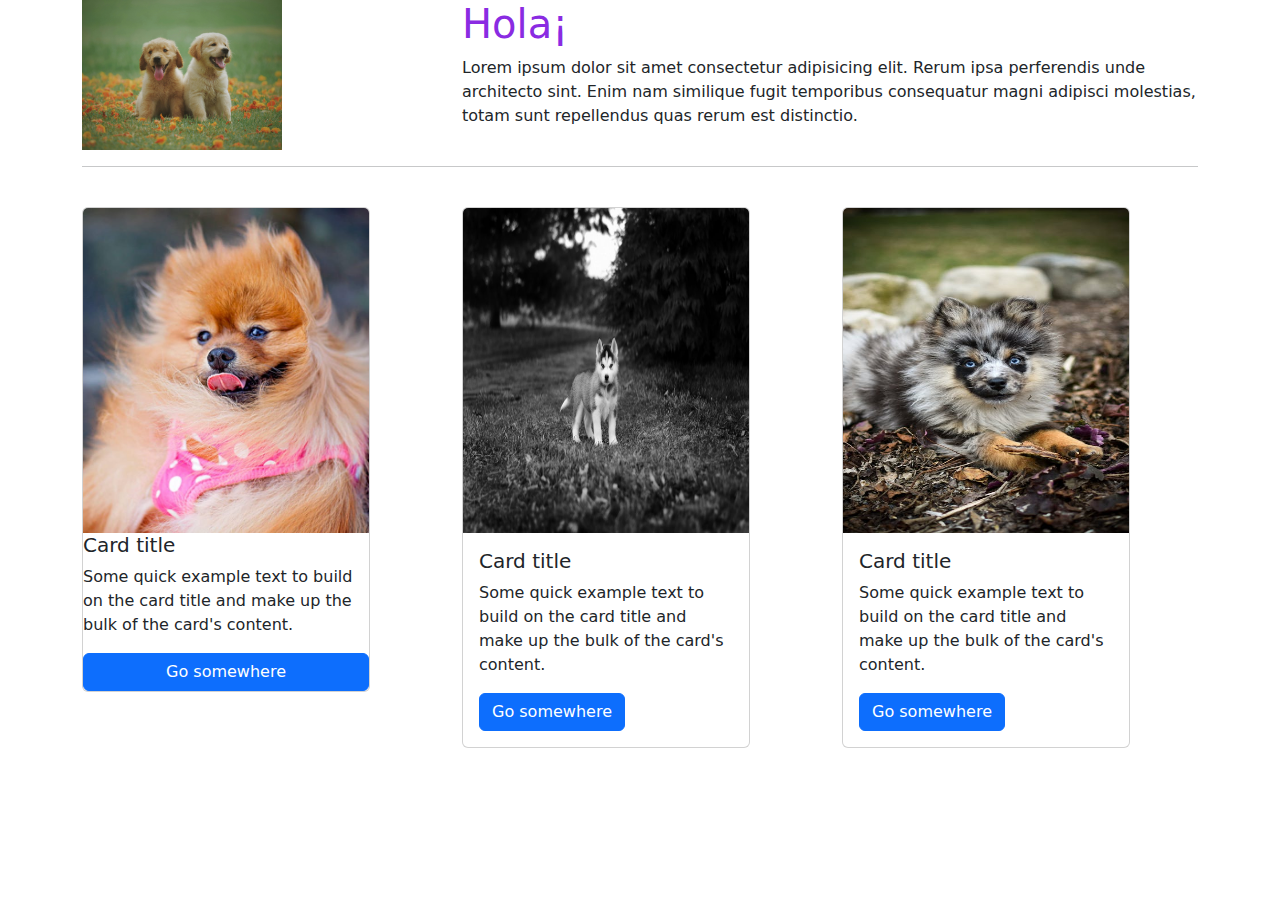
<file: TallerHTML/index.html>
<html lang="en">
<head>
    <meta charset="UTF-8">
    <meta name="viewport" content="width=device-width, initial-scale=1.0">
    <link href="https://cdn.jsdelivr.net/npm/bootstrap@5.3.3/dist/css/bootstrap.min.css" rel="stylesheet" integrity="sha384-QWTKZyjpPEjISv5WaRU9OFeRpok6YctnYmDr5pNlyT2bRjXh0JMhjY6hW+ALEwIH" crossorigin="anonymous">
    <link href="style.css" rel="stylesheet">
    <title>Dogoo</title>
</head>
<body>
    <div class="container">
        <div class="row">

            <div class="col-4">
                <img   src="images/doggo.jpg" alt="" width="200px">


            </div>

            <div class="col-8">
                <h1>  Hola¡</h1>
                Lorem ipsum dolor sit amet consectetur adipisicing elit. Rerum ipsa perferendis unde architecto sint. Enim nam similique fugit temporibus consequatur magni adipisci molestias, totam sunt repellendus quas rerum est distinctio.

            </div>

        </div>
        <hr/>
        <br/>
        <div class="row">

            <div class="col">
                <div class="card" style="width: 18rem;">
                    <img src="images/doggorosa.jpeg" class="card-img-top images-doggos" alt="...>
                    <div class="card-body">
                      <h5 class="card-title">Card title</h5>
                      <p class="card-text">Some quick example text to build on the card title and make up the bulk of the card's content.</p>
                      <a href="#" class="btn btn-primary">Go somewhere</a>
                    </div>
                  </div>

            

            <div class="col">
                <div class="card" style="width: 18rem;">
                    <img src="images/cachorro.jpeg" class="card-img-top images-doggos" alt="...">
                    <div class="card-body">
                      <h5 class="card-title">Card title</h5>
                      <p class="card-text">Some quick example text to build on the card title and make up the bulk of the card's content.</p>
                      <a href="#" class="btn btn-primary">Go somewhere</a>
                    </div>
                  </div>

            </div>

            <div class="col">
                <div class="card" style="width: 18rem;">
                    <img src="images/cach.jpeg" class="card-img-top images-doggos" alt="...">
                    <div class="card-body">
                      <h5 class="card-title">Card title</h5>
                      <p class="card-text">Some quick example text to build on the card title and make up the bulk of the card's content.</p>
                      <a href="#" class="btn btn-primary">Go somewhere</a>
                    </div>
                  </div>

            </div>
        </div>
        </div>

    </div>
</body>
</html>
</file>
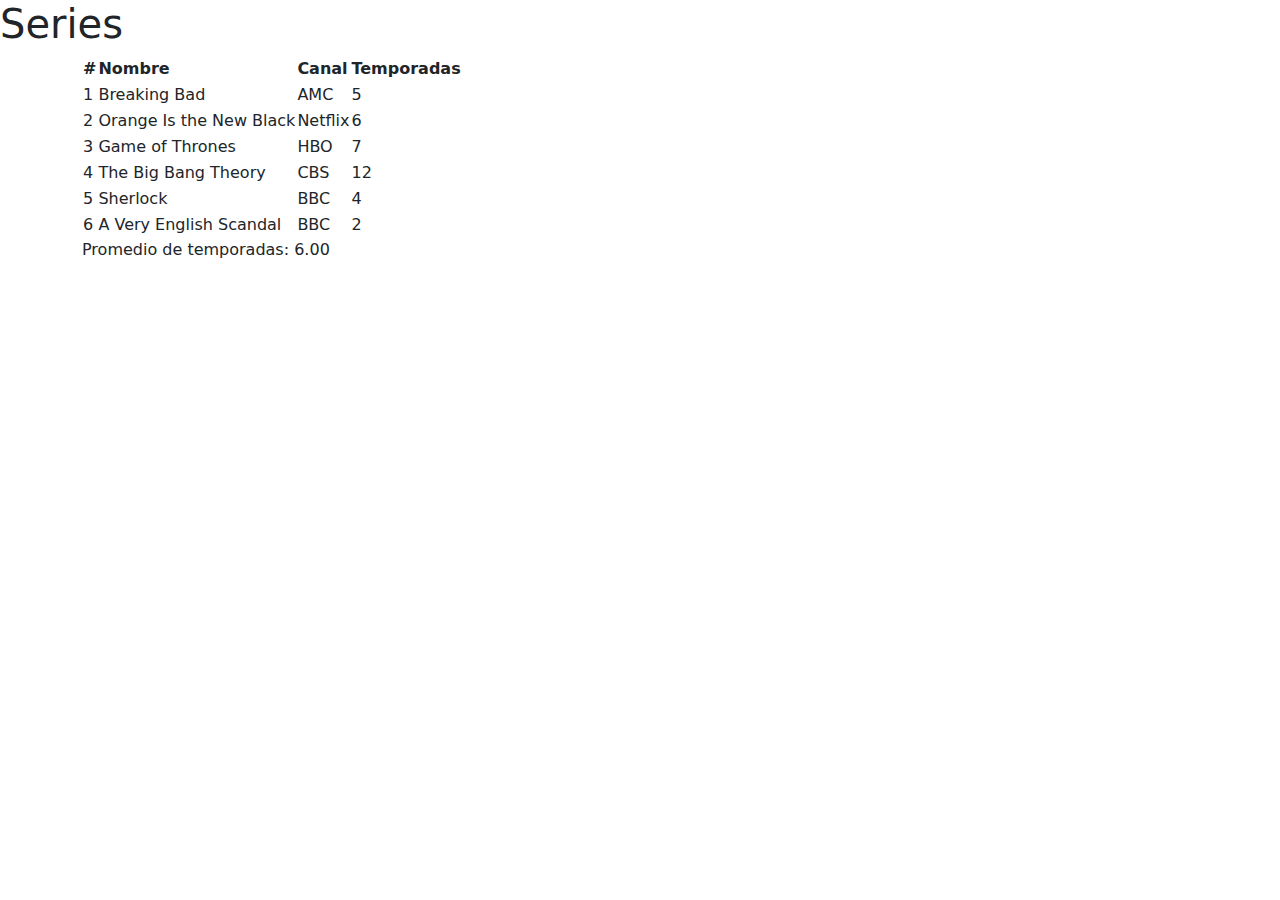
<file: TypeScipt2/index.html>
<!DOCTYPE html>
<html lang="en">
<head>
    <meta charset="UTF-8">
    <meta name="viewport" content="width=device-width, initial-scale=1.0">
    <link rel="stylesheet" href="https://stackpath.bootstrapcdn.com/bootstrap/4.1.3/css/bootstrap.min.css" integrity="sha384-MCw98/SFnGE8fJT3GXwEOngsV7Zt27NXFoaoApmYm81iuXoPkFOJwJ8ERdknLPMO" crossorigin="anonymous">
    <link href="https://cdn.jsdelivr.net/npm/bootstrap@5.3.3/dist/css/bootstrap.min.css" rel="stylesheet" integrity="sha384-QWTKZyjpPEjISv5WaRU9OFeRpok6YctnYmDr5pNlyT2bRjXh0JMhjY6hW+ALEwIH" crossorigin="anonymous">
    <title>Series</title>
</head>
<body>
  
  <h1>Series</h1>
    
    <div class="container">


      <div class="row">

        <div class="col">
        
          <table class n="table" id="serie">
              <thead class="thead-dark">
                <tr>
                  <th>#</th>
                  <th>Nombre</th>
                  <th>Canal</th>
                  <th>Temporadas</th>
                </tr>
              </thead>
              <tbody ></tbody>
          </table>

          <p>Promedio de temporadas: <span id="promedioTemporadas"></span></p>
        </div>
        
        <div class= "col" id="serieInfo">
          
        </div>
      </div>
    </div>


  <script type="module" src="./scripts/tv.js" > </script>
  <script type="module" src="./scripts/data.js" ></script>
  <script type="module" src="./scripts/main.js"></script>

</body>
</html>
</file>
<file: TallerHTML/style.css>
h1 {
    color:blueviolet;
    text-align: enter;
}

.images-doggos{
    height:325px !important;
}
</file>
